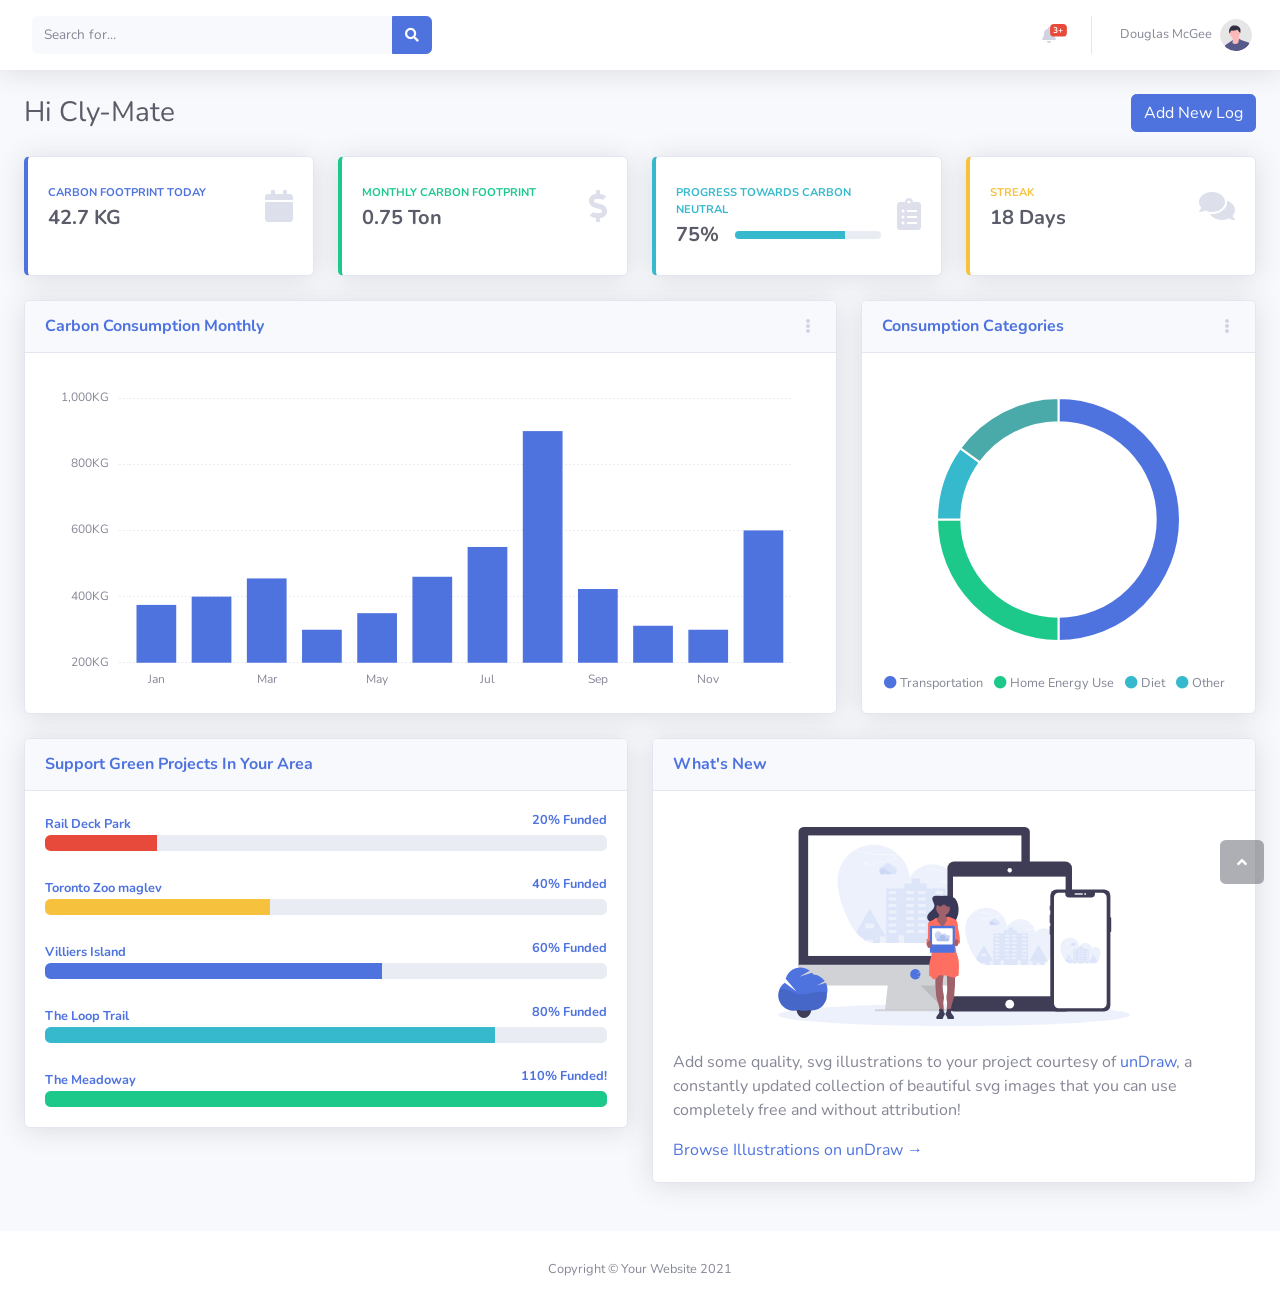
<file: index.html>
<!DOCTYPE html>
<html lang="en">

<head>

    <meta charset="utf-8">
    <meta http-equiv="X-UA-Compatible" content="IE=edge">
    <meta name="viewport" content="width=device-width, initial-scale=1, shrink-to-fit=no">
    <meta name="description" content="">
    <meta name="author" content="">

    <title>Cly</title>

    <!-- Custom fonts for this template-->
    <link href="vendor/fontawesome-free/css/all.min.css" rel="stylesheet" type="text/css">
    <link
        href="https://fonts.googleapis.com/css?family=Nunito:200,200i,300,300i,400,400i,600,600i,700,700i,800,800i,900,900i"
        rel="stylesheet">

    <!-- Custom styles for this template-->
    <link href="css/sb-admin-2.min.css" rel="stylesheet">

</head>

<body id="page-top">

    <!-- Page Wrapper -->
    <div id="wrapper" >

        <!-- Sidebar -->
        <ul class="navbar-nav bg-gradient-primary sidebar sidebar-dark accordion" id="accordionSidebar"  style="display: none;">

            <!-- Sidebar - Brand -->
            <a class="sidebar-brand d-flex align-items-center justify-content-center" href="index.html">
                <div class="sidebar-brand-icon rotate-n-15">
                    <i class="fas fa-laugh-wink"></i>
                </div>
                <div class="sidebar-brand-text mx-3">SB Admin <sup>2</sup></div>
            </a>

            <!-- Divider -->
            <hr class="sidebar-divider my-0">

            <!-- Nav Item - Dashboard -->
            <li class="nav-item active">
                <a class="nav-link" href="index.html">
                    <i class="fas fa-fw fa-tachometer-alt"></i>
                    <span>Hi Cly-Mate</span></a>
            </li>

            <!-- Divider -->
            <hr class="sidebar-divider">

            <!-- Heading -->
            <div class="sidebar-heading">
                Interface
            </div>

            <!-- Nav Item - Pages Collapse Menu -->
            <li class="nav-item">
                <a class="nav-link collapsed" href="#" data-toggle="collapse" data-target="#collapseTwo"
                    aria-expanded="true" aria-controls="collapseTwo">
                    <i class="fas fa-fw fa-cog"></i>
                    <span>Components</span>
                </a>
                <div id="collapseTwo" class="collapse" aria-labelledby="headingTwo" data-parent="#accordionSidebar">
                    <div class="bg-white py-2 collapse-inner rounded">
                        <h6 class="collapse-header">Custom Components:</h6>
                        <a class="collapse-item" href="buttons.html">Buttons</a>
                        <a class="collapse-item" href="cards.html">Cards</a>
                    </div>
                </div>
            </li>

            <!-- Nav Item - Utilities Collapse Menu -->
            <li class="nav-item">
                <a class="nav-link collapsed" href="#" data-toggle="collapse" data-target="#collapseUtilities"
                    aria-expanded="true" aria-controls="collapseUtilities">
                    <i class="fas fa-fw fa-wrench"></i>
                    <span>Utilities</span>
                </a>
                <div id="collapseUtilities" class="collapse" aria-labelledby="headingUtilities"
                    data-parent="#accordionSidebar">
                    <div class="bg-white py-2 collapse-inner rounded">
                        <h6 class="collapse-header">Custom Utilities:</h6>
                        <a class="collapse-item" href="utilities-color.html">Colors</a>
                        <a class="collapse-item" href="utilities-border.html">Borders</a>
                        <a class="collapse-item" href="utilities-animation.html">Animations</a>
                        <a class="collapse-item" href="utilities-other.html">Other</a>
                    </div>
                </div>
            </li>

            <!-- Divider -->
            <hr class="sidebar-divider">

            <!-- Heading -->
            <div class="sidebar-heading">
                Addons
            </div>

            <!-- Nav Item - Pages Collapse Menu -->
            <li class="nav-item">
                <a class="nav-link collapsed" href="#" data-toggle="collapse" data-target="#collapsePages"
                    aria-expanded="true" aria-controls="collapsePages">
                    <i class="fas fa-fw fa-folder"></i>
                    <span>Pages</span>
                </a>
                <div id="collapsePages" class="collapse" aria-labelledby="headingPages" data-parent="#accordionSidebar">
                    <div class="bg-white py-2 collapse-inner rounded">
                        <h6 class="collapse-header">Login Screens:</h6>
                        <a class="collapse-item" href="login.html">Login</a>
                        <a class="collapse-item" href="register.html">Register</a>
                        <a class="collapse-item" href="forgot-password.html">Forgot Password</a>
                        <div class="collapse-divider"></div>
                        <h6 class="collapse-header">Other Pages:</h6>
                        <a class="collapse-item" href="404.html">404 Page</a>
                        <a class="collapse-item" href="blank.html">Blank Page</a>
                    </div>
                </div>
            </li>

            <!-- Nav Item - Charts -->
            <li class="nav-item">
                <a class="nav-link" href="charts.html">
                    <i class="fas fa-fw fa-chart-area"></i>
                    <span>Charts</span></a>
            </li>

            <!-- Nav Item - Tables -->
            <li class="nav-item">
                <a class="nav-link" href="tables.html">
                    <i class="fas fa-fw fa-table"></i>
                    <span>Tables</span></a>
            </li>

            <!-- Divider -->
            <hr class="sidebar-divider d-none d-md-block">

            <!-- Sidebar Toggler (Sidebar) -->
            <div class="text-center d-none d-md-inline">
                <button class="rounded-circle border-0" id="sidebarToggle"></button>
            </div>


        </ul>
        <!-- End of Sidebar -->

        <!-- Content Wrapper -->
        <div id="content-wrapper" class="d-flex flex-column">

            <!-- Main Content -->
            <div id="content">

                <!-- Topbar -->
                <nav class="navbar navbar-expand navbar-light bg-white topbar mb-4 static-top shadow">

                    <!-- Sidebar Toggle (Topbar) -->
                    <button id="sidebarToggleTop" class="btn btn-link d-md-none rounded-circle mr-3">
                        <i class="fa fa-bars"></i>
                    </button>

                    <!-- Topbar Search -->
                    <form
                        class="d-none d-sm-inline-block form-inline mr-auto ml-md-3 my-2 my-md-0 mw-100 navbar-search">
                        <div class="input-group">
                            <input type="text" class="form-control bg-light border-0 small" placeholder="Search for..."
                                aria-label="Search" aria-describedby="basic-addon2">
                            <div class="input-group-append">
                                <button class="btn btn-primary" type="button">
                                    <i class="fas fa-search fa-sm"></i>
                                </button>
                            </div>
                        </div>
                    </form>

                    <!-- Topbar Navbar -->
                    <ul class="navbar-nav ml-auto">

                        <!-- Nav Item - Search Dropdown (Visible Only XS) -->
                        <li class="nav-item dropdown no-arrow d-sm-none">
                            <a class="nav-link dropdown-toggle" href="#" id="searchDropdown" role="button"
                                data-toggle="dropdown" aria-haspopup="true" aria-expanded="false">
                                <i class="fas fa-search fa-fw"></i>
                            </a>
                            <!-- Dropdown - Messages -->
                            <div class="dropdown-menu dropdown-menu-right p-3 shadow animated--grow-in"
                                aria-labelledby="searchDropdown">
                                <form class="form-inline mr-auto w-100 navbar-search">
                                    <div class="input-group">
                                        <input type="text" class="form-control bg-light border-0 small"
                                            placeholder="Search for..." aria-label="Search"
                                            aria-describedby="basic-addon2">
                                        <div class="input-group-append">
                                            <button class="btn btn-primary" type="button">
                                                <i class="fas fa-search fa-sm"></i>
                                            </button>
                                        </div>
                                    </div>
                                </form>
                            </div>
                        </li>

                        <!-- Nav Item - Alerts -->
                        <li class="nav-item dropdown no-arrow mx-1">
                            <a class="nav-link dropdown-toggle" href="#" id="alertsDropdown" role="button"
                                data-toggle="dropdown" aria-haspopup="true" aria-expanded="false">
                                <i class="fas fa-bell fa-fw"></i>
                                <!-- Counter - Alerts -->
                                <span class="badge badge-danger badge-counter">3+</span>
                            </a>
                            <!-- Dropdown - Alerts -->
                            <div class="dropdown-list dropdown-menu dropdown-menu-right shadow animated--grow-in"
                                aria-labelledby="alertsDropdown">
                                <h6 class="dropdown-header">
                                    Alerts Center
                                </h6>
                                <a class="dropdown-item d-flex align-items-center" href="#">
                                    <div class="mr-3">
                                        <div class="icon-circle bg-primary">
                                            <i class="fas fa-file-alt text-white"></i>
                                        </div>
                                    </div>
                                    <div>
                                        <div class="small text-gray-500">December 12, 2019</div>
                                        <span class="font-weight-bold">A new monthly report is ready to download!</span>
                                    </div>
                                </a>
                                <a class="dropdown-item d-flex align-items-center" href="#">
                                    <div class="mr-3">
                                        <div class="icon-circle bg-success">
                                            <i class="fas fa-donate text-white"></i>
                                        </div>
                                    </div>
                                    <div>
                                        <div class="small text-gray-500">December 7, 2019</div>
                                        $290.29 has been deposited into your account!
                                    </div>
                                </a>
                                <a class="dropdown-item d-flex align-items-center" href="#">
                                    <div class="mr-3">
                                        <div class="icon-circle bg-warning">
                                            <i class="fas fa-exclamation-triangle text-white"></i>
                                        </div>
                                    </div>
                                    <div>
                                        <div class="small text-gray-500">December 2, 2019</div>
                                        Spending Alert: We've noticed unusually high spending for your account.
                                    </div>
                                </a>
                                <a class="dropdown-item text-center small text-gray-500" href="#">Show All Alerts</a>
                            </div>
                        </li>

                        <div class="topbar-divider d-none d-sm-block"></div>

                        <!-- Nav Item - User Information -->
                        <li class="nav-item dropdown no-arrow">
                            <a class="nav-link dropdown-toggle" href="#" id="userDropdown" role="button"
                                data-toggle="dropdown" aria-haspopup="true" aria-expanded="false">
                                <span class="mr-2 d-none d-lg-inline text-gray-600 small">Douglas McGee</span>
                                <img class="img-profile rounded-circle"
                                    src="img/undraw_profile.svg">
                            </a>
                            <!-- Dropdown - User Information -->
                            <div class="dropdown-menu dropdown-menu-right shadow animated--grow-in"
                                aria-labelledby="userDropdown">
                                <a class="dropdown-item" href="#">
                                    <i class="fas fa-user fa-sm fa-fw mr-2 text-gray-400"></i>
                                    Profile
                                </a>
                                <a class="dropdown-item" href="#">
                                    <i class="fas fa-cogs fa-sm fa-fw mr-2 text-gray-400"></i>
                                    Settings
                                </a>
                                <a class="dropdown-item" href="#">
                                    <i class="fas fa-list fa-sm fa-fw mr-2 text-gray-400"></i>
                                    Activity Log
                                </a>
                                <div class="dropdown-divider"></div>
                                <a class="dropdown-item" href="#" data-toggle="modal" data-target="#logoutModal">
                                    <i class="fas fa-sign-out-alt fa-sm fa-fw mr-2 text-gray-400"></i>
                                    Logout
                                </a>
                            </div>
                        </li>

                    </ul>

                </nav>
                <!-- End of Topbar -->

                <!-- Begin Page Content -->
                <div class="container-fluid">

                    <!-- Page Heading -->
                    <div class="d-sm-flex align-items-center justify-content-between mb-4">
                        <h1 class="h3 mb-0 text-gray-800">Hi Cly-Mate</h1>

                        <button type="button" class="btn btn-primary" data-toggle="modal" data-target="#staticBackdrop">
                          Add New Log
                        </button>

                        <!-- Modal -->
                        <div class="modal fade" id="staticBackdrop" data-backdrop="static" data-keyboard="false" tabindex="-1" aria-labelledby="staticBackdropLabel" aria-hidden="true">
                          <div class="modal-dialog modal-dialog-centered modal-dialog-scrollable">
                            <div class="modal-content">
                              <div class="modal-header">
                                <h5 class="modal-title" id="staticBackdropLabel">Add a New Log</h5>
                                <button type="button" class="close" data-dismiss="modal" aria-label="Close">
                                  <span aria-hidden="true">&times;</span>
                                </button>
                              </div>
                              <div class="modal-body">
                                <form>
                                  <div class="form-group">
                                    <label for="category">Choose a category:</label>
                                    <select id="category" name="category">
                                        <option value="transportation">Transportation</option>
                                        <option value="homeEnergy">Home Energy</option>
                                        <option value="diet">Diet</option>
                                        <option value="other">Other</option>
                                    </select>
                                  </div>
                                  <div class="form-group">
                                    <label for="message-text" class="col-form-label">Amount Used:</label>
                                    <input class="form-control" id="message-text"></input>
                                  </div>
                                </form>
                              </div>
                              <div class="modal-footer">
                                <button type="button" class="btn btn-secondary" data-dismiss="modal">Cancel</button>
                                <button type="button" class="btn btn-primary" data-dismiss="modal">OK</button>
                              </div>
                            </div>
                          </div>
                        </div>


                    </div>

                    <!-- Content Row -->
                    <div class="row">

                        <!-- Earnings (Monthly) Card Example -->
                        <div class="col-xl-3 col-md-6 mb-4">
                            <div class="card border-left-primary shadow h-100 py-2">
                                <div class="card-body">
                                    <div class="row no-gutters align-items-center">
                                        <div class="col mr-2">
                                            <div class="text-xs font-weight-bold text-primary text-uppercase mb-1">
                                                Carbon Footprint Today</div>
                                            <div class="h5 mb-0 font-weight-bold text-gray-800">42.7 KG </div>
                                        </div>
                                        <div class="col-auto">
                                            <i class="fas fa-calendar fa-2x text-gray-300"></i>
                                        </div>
                                    </div>
                                </div>
                            </div>
                        </div>

                        <!-- Earnings (Monthly) Card Example -->
                        <div class="col-xl-3 col-md-6 mb-4">
                            <div class="card border-left-success shadow h-100 py-2">
                                <div class="card-body">
                                    <div class="row no-gutters align-items-center">
                                        <div class="col mr-2">
                                            <div class="text-xs font-weight-bold text-success text-uppercase mb-1">
                                                Monthly Carbon Footprint</div>
                                            <div class="h5 mb-0 font-weight-bold text-gray-800">0.75 Ton</div>
                                        </div>
                                        <div class="col-auto">
                                            <i class="fas fa-dollar-sign fa-2x text-gray-300"></i>
                                        </div>
                                    </div>
                                </div>
                            </div>
                        </div>

                        <!-- Earnings (Monthly) Card Example -->
                        <div class="col-xl-3 col-md-6 mb-4">
                            <div class="card border-left-info shadow h-100 py-2">
                                <div class="card-body">
                                    <div class="row no-gutters align-items-center">
                                        <div class="col mr-2">
                                            <div class="text-xs font-weight-bold text-info text-uppercase mb-1">Progress towards carbon neutral
                                            </div>
                                            <div class="row no-gutters align-items-center">
                                                <div class="col-auto">
                                                    <div class="h5 mb-0 mr-3 font-weight-bold text-gray-800">75%</div>
                                                </div>
                                                <div class="col">
                                                    <div class="progress progress-sm mr-2">
                                                        <div class="progress-bar bg-info" role="progressbar"
                                                            style="width: 75%" aria-valuenow="50" aria-valuemin="0"
                                                            aria-valuemax="100"></div>
                                                    </div>
                                                </div>
                                            </div>
                                        </div>
                                        <div class="col-auto">
                                            <i class="fas fa-clipboard-list fa-2x text-gray-300"></i>
                                        </div>
                                    </div>
                                </div>
                            </div>
                        </div>

                        <!-- Pending Requests Card Example -->
                        <div class="col-xl-3 col-md-6 mb-4">
                            <div class="card border-left-warning shadow h-100 py-2">
                                <div class="card-body">
                                    <div class="row no-gutters align-items-center">
                                        <div class="col mr-2">
                                            <div class="text-xs font-weight-bold text-warning text-uppercase mb-1">
                                                Streak</div>
                                            <div class="h5 mb-0 font-weight-bold text-gray-800">18 Days</div>
                                        </div>
                                        <div class="col-auto">
                                            <i class="fas fa-comments fa-2x text-gray-300"></i>
                                        </div>
                                    </div>
                                </div>
                            </div>
                        </div>
                    </div>

                    <!-- Content Row -->

                    <div class="row">

                        <!-- Area Chart -->
                        <div class="col-xl-8 col-lg-7">
                            <div class="card shadow mb-4">
                                <!-- Card Header - Dropdown -->
                                <div
                                    class="card-header py-3 d-flex flex-row align-items-center justify-content-between">
                                    <h6 class="m-0 font-weight-bold text-primary">Carbon Consumption Monthly</h6>
                                    <div class="dropdown no-arrow">
                                        <a class="dropdown-toggle" href="#" role="button" id="dropdownMenuLink"
                                            data-toggle="dropdown" aria-haspopup="true" aria-expanded="false">
                                            <i class="fas fa-ellipsis-v fa-sm fa-fw text-gray-400"></i>
                                        </a>
                                        <div class="dropdown-menu dropdown-menu-right shadow animated--fade-in"
                                            aria-labelledby="dropdownMenuLink">
                                            <div class="dropdown-header">Dropdown Header:</div>
                                            <a class="dropdown-item" href="#">Action</a>
                                            <a class="dropdown-item" href="#">Another action</a>
                                            <div class="dropdown-divider"></div>
                                            <a class="dropdown-item" href="#">Something else here</a>
                                        </div>
                                    </div>
                                </div>
                                <!-- Card Body -->
                                <div class="card-body">
                                    <div class="chart-area">
                                        <canvas id="myAreaChart"></canvas>
                                    </div>
                                </div>
                            </div>
                        </div>

                        <!-- Pie Chart -->
                        <div class="col-xl-4 col-lg-5">
                            <div class="card shadow mb-4">
                                <!-- Card Header - Dropdown -->
                                <div
                                    class="card-header py-3 d-flex flex-row align-items-center justify-content-between">
                                    <h6 class="m-0 font-weight-bold text-primary">Consumption Categories</h6>
                                    <div class="dropdown no-arrow">
                                        <a class="dropdown-toggle" href="#" role="button" id="dropdownMenuLink"
                                            data-toggle="dropdown" aria-haspopup="true" aria-expanded="false">
                                            <i class="fas fa-ellipsis-v fa-sm fa-fw text-gray-400"></i>
                                        </a>
                                        <div class="dropdown-menu dropdown-menu-right shadow animated--fade-in"
                                            aria-labelledby="dropdownMenuLink">
                                            <div class="dropdown-header">Dropdown Header:</div>
                                            <a class="dropdown-item" href="#">Action</a>
                                            <a class="dropdown-item" href="#">Another action</a>
                                            <div class="dropdown-divider"></div>
                                            <a class="dropdown-item" href="#">Something else here</a>
                                        </div>
                                    </div>
                                </div>
                                <!-- Card Body -->
                                <div class="card-body">
                                    <div class="chart-pie pt-4 pb-2">
                                        <canvas id="myPieChart"></canvas>
                                    </div>
                                    <div class="mt-4 text-center small">
                                        <span class="mr-2">
                                            <i class="fas fa-circle text-primary"></i> Transportation
                                        </span>
                                        <span class="mr-2">
                                            <i class="fas fa-circle text-success"></i> Home Energy Use
                                        </span>
                                        <span class="mr-2">
                                            <i class="fas fa-circle text-info"></i> Diet
                                        </span>
                                        <span class="mr-2">
                                            <i class="fas fa-circle text-info"></i> Other
                                        </span>
                                    </div>
                                </div>
                            </div>
                        </div>
                    </div>

                    <!-- Content Row -->
                    <div class="row">

                        <!-- Content Column -->
                        <div class="col-lg-6 mb-4">

                            <!-- Project Card Example -->
                            <div class="card shadow mb-4">
                                <div class="card-header py-3">
                                    <h6 class="m-0 font-weight-bold text-primary">Support Green Projects In Your Area</h6>
                                </div>
                                <div class="card-body">
                                  <a class="small font-weight-bold">Rail Deck Park <span class="float-right">20% Funded</span></a>
                                  <div class="progress mb-4">
                                      <div class="progress-bar bg-danger" role="progressbar" style="width: 20%" aria-valuenow="20" aria-valuemin="0" aria-valuemax="100"></div>
                                  </div>
                                  <a class="small font-weight-bold">Toronto Zoo maglev <span class="float-right">40% Funded</span></a>
                                  <div class="progress mb-4">
                                      <div class="progress-bar bg-warning" role="progressbar" style="width: 40%" aria-valuenow="40" aria-valuemin="0" aria-valuemax="100"></div>
                                  </div>
                                  <a class="small font-weight-bold">Villiers Island <span class="float-right">60% Funded</span></a>
                                  <div class="progress mb-4">
                                      <div class="progress-bar" role="progressbar" style="width: 60%" aria-valuenow="60" aria-valuemin="0" aria-valuemax="100"></div>
                                  </div>
                                  <a class="small font-weight-bold">The Loop Trail <span class="float-right">80% Funded</span></a>
                                  <div class="progress mb-4">
                                      <div class="progress-bar bg-info" role="progressbar" style="width: 80%" aria-valuenow="80" aria-valuemin="0" aria-valuemax="100"></div>
                                  </div>
                                  <a class="small font-weight-bold">The Meadoway <span class="float-right">110% Funded!</span></a>
                                  <div class="progress">
                                      <div class="progress-bar bg-success" role="progressbar" style="width: 100%" aria-valuenow="100" aria-valuemin="0" aria-valuemax="100"></div>
                                  </div>

                                </div>
                            </div>

                            <!-- Color System -->
                            <div class="row"  style="display: none;">
                                <div class="col-lg-6 mb-4">
                                    <div class="card bg-primary text-white shadow">
                                        <div class="card-body">
                                            Primary
                                            <div class="text-white-50 small">#4e73df</div>
                                        </div>
                                    </div>
                                </div>
                                <div class="col-lg-6 mb-4">
                                    <div class="card bg-success text-white shadow">
                                        <div class="card-body">
                                            Success
                                            <div class="text-white-50 small">#1cc88a</div>
                                        </div>
                                    </div>
                                </div>
                                <div class="col-lg-6 mb-4">
                                    <div class="card bg-info text-white shadow">
                                        <div class="card-body">
                                            Info
                                            <div class="text-white-50 small">#36b9cc</div>
                                        </div>
                                    </div>
                                </div>
                                <div class="col-lg-6 mb-4">
                                    <div class="card bg-warning text-white shadow">
                                        <div class="card-body">
                                            Warning
                                            <div class="text-white-50 small">#f6c23e</div>
                                        </div>
                                    </div>
                                </div>
                                <div class="col-lg-6 mb-4">
                                    <div class="card bg-danger text-white shadow">
                                        <div class="card-body">
                                            Danger
                                            <div class="text-white-50 small">#e74a3b</div>
                                        </div>
                                    </div>
                                </div>
                                <div class="col-lg-6 mb-4">
                                    <div class="card bg-secondary text-white shadow">
                                        <div class="card-body">
                                            Secondary
                                            <div class="text-white-50 small">#858796</div>
                                        </div>
                                    </div>
                                </div>
                                <div class="col-lg-6 mb-4">
                                    <div class="card bg-light text-black shadow">
                                        <div class="card-body">
                                            Light
                                            <div class="text-black-50 small">#f8f9fc</div>
                                        </div>
                                    </div>
                                </div>
                                <div class="col-lg-6 mb-4">
                                    <div class="card bg-dark text-white shadow">
                                        <div class="card-body">
                                            Dark
                                            <div class="text-white-50 small">#5a5c69</div>
                                        </div>
                                    </div>
                                </div>
                            </div>

                        </div>

                        <div class="col-lg-6 mb-4">

                            <!-- Illustrations -->
                            <div class="card shadow mb-4">
                                <div class="card-header py-3">
                                    <h6 class="m-0 font-weight-bold text-primary">What's New</h6>
                                </div>
                                <div class="card-body">
                                    <div class="text-center">
                                        <img class="img-fluid px-3 px-sm-4 mt-3 mb-4" style="width: 25rem;"
                                            src="img/undraw_posting_photo.svg" alt="...">
                                    </div>
                                    <p>Add some quality, svg illustrations to your project courtesy of <a
                                            target="_blank" rel="nofollow" href="https://undraw.co/">unDraw</a>, a
                                        constantly updated collection of beautiful svg images that you can use
                                        completely free and without attribution!</p>
                                    <a target="_blank" rel="nofollow" href="https://undraw.co/">Browse Illustrations on
                                        unDraw &rarr;</a>
                                </div>
                            </div>


                        </div>
                    </div>

                </div>
                <!-- /.container-fluid -->

            </div>
            <!-- End of Main Content -->

            <!-- Footer -->
            <footer class="sticky-footer bg-white">
                <div class="container my-auto">
                    <div class="copyright text-center my-auto">
                        <span>Copyright &copy; Your Website 2021</span>
                    </div>
                </div>
            </footer>
            <!-- End of Footer -->

        </div>
        <!-- End of Content Wrapper -->

    </div>
    <!-- End of Page Wrapper -->

    <!-- Scroll to Top Button-->
    <a class="scroll-to-top rounded" href="#page-top">
        <i class="fas fa-angle-up"></i>
    </a>

    <!-- Logout Modal-->
    <div class="modal fade" id="logoutModal" tabindex="-1" role="dialog" aria-labelledby="exampleModalLabel"
        aria-hidden="true">
        <div class="modal-dialog" role="document">
            <div class="modal-content">
                <div class="modal-header">
                    <h5 class="modal-title" id="exampleModalLabel">Ready to Leave?</h5>
                    <button class="close" type="button" data-dismiss="modal" aria-label="Close">
                        <span aria-hidden="true">×</span>
                    </button>
                </div>
                <div class="modal-body">Select "Logout" below if you are ready to end your current session.</div>
                <div class="modal-footer">
                    <button class="btn btn-secondary" type="button" data-dismiss="modal">Cancel</button>
                    <a class="btn btn-primary" href="login.html">Logout</a>
                </div>
            </div>
        </div>
    </div>

    <!-- Bootstrap core JavaScript-->
    <script src="vendor/jquery/jquery.min.js"></script>
    <script src="vendor/bootstrap/js/bootstrap.bundle.min.js"></script>

    <!-- Core plugin JavaScript-->
    <script src="vendor/jquery-easing/jquery.easing.min.js"></script>

    <!-- Custom scripts for all pages-->
    <script src="js/sb-admin-2.min.js"></script>

    <!-- Page level plugins -->
    <script src="vendor/chart.js/Chart.min.js"></script>

    <!-- Page level custom scripts -->
    <script src="js/demo/chart-area-demo.js"></script>
    <script src="js/demo/chart-pie-demo.js"></script>

</body>

</html>
</file>
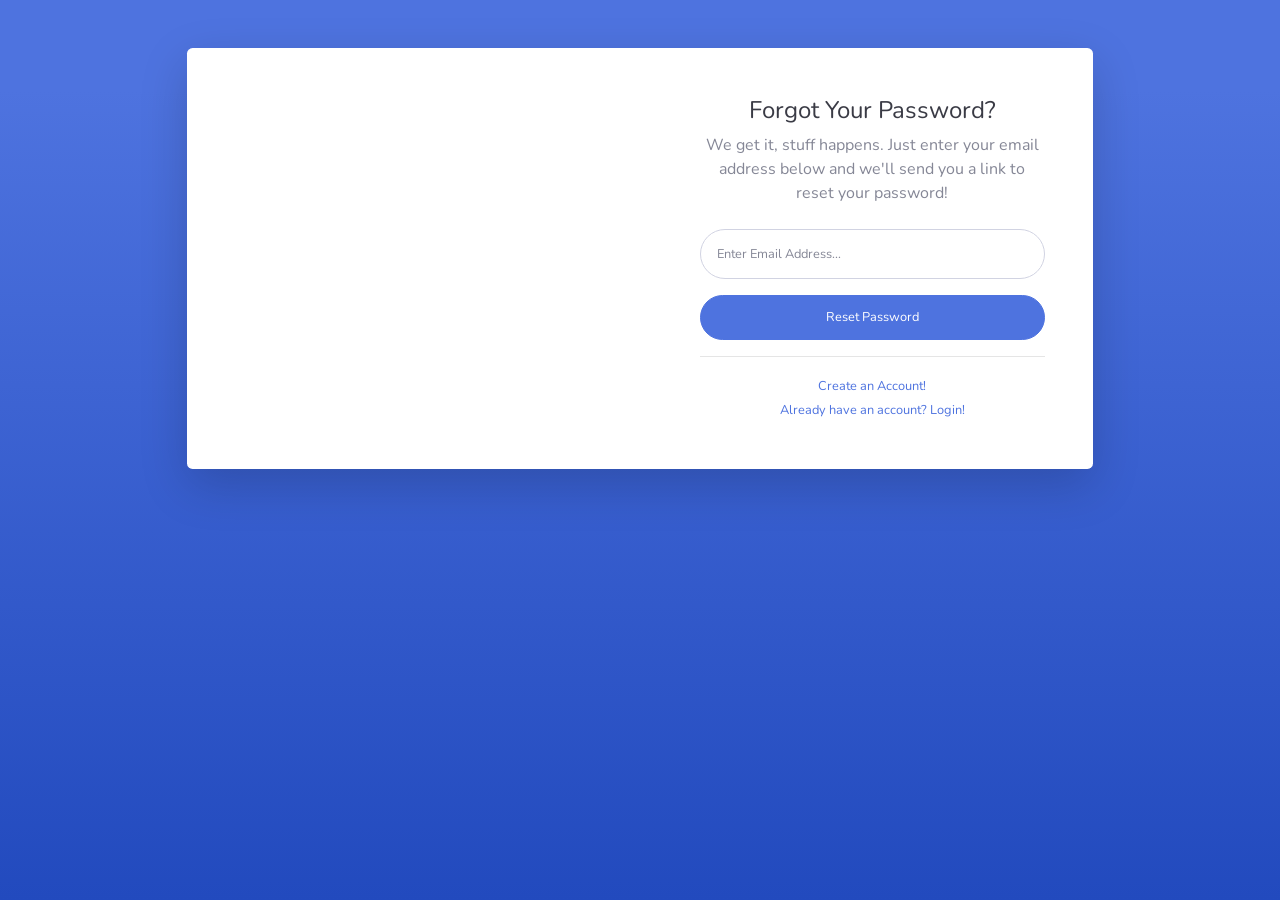
<file: forgot-password.html>
<!DOCTYPE html>
<html lang="en">

<head>

    <meta charset="utf-8">
    <meta http-equiv="X-UA-Compatible" content="IE=edge">
    <meta name="viewport" content="width=device-width, initial-scale=1, shrink-to-fit=no">
    <meta name="description" content="">
    <meta name="author" content="">

    <title>SB Admin 2 - Forgot Password</title>

    <!-- Custom fonts for this template-->
    <link href="vendor/fontawesome-free/css/all.min.css" rel="stylesheet" type="text/css">
    <link
        href="https://fonts.googleapis.com/css?family=Nunito:200,200i,300,300i,400,400i,600,600i,700,700i,800,800i,900,900i"
        rel="stylesheet">

    <!-- Custom styles for this template-->
    <link href="css/sb-admin-2.min.css" rel="stylesheet">

</head>

<body class="bg-gradient-primary">

    <div class="container">

        <!-- Outer Row -->
        <div class="row justify-content-center">

            <div class="col-xl-10 col-lg-12 col-md-9">

                <div class="card o-hidden border-0 shadow-lg my-5">
                    <div class="card-body p-0">
                        <!-- Nested Row within Card Body -->
                        <div class="row">
                            <div class="col-lg-6 d-none d-lg-block bg-password-image"></div>
                            <div class="col-lg-6">
                                <div class="p-5">
                                    <div class="text-center">
                                        <h1 class="h4 text-gray-900 mb-2">Forgot Your Password?</h1>
                                        <p class="mb-4">We get it, stuff happens. Just enter your email address below
                                            and we'll send you a link to reset your password!</p>
                                    </div>
                                    <form class="user">
                                        <div class="form-group">
                                            <input type="email" class="form-control form-control-user"
                                                id="exampleInputEmail" aria-describedby="emailHelp"
                                                placeholder="Enter Email Address...">
                                        </div>
                                        <a href="login.html" class="btn btn-primary btn-user btn-block">
                                            Reset Password
                                        </a>
                                    </form>
                                    <hr>
                                    <div class="text-center">
                                        <a class="small" href="register.html">Create an Account!</a>
                                    </div>
                                    <div class="text-center">
                                        <a class="small" href="login.html">Already have an account? Login!</a>
                                    </div>
                                </div>
                            </div>
                        </div>
                    </div>
                </div>

            </div>

        </div>

    </div>

    <!-- Bootstrap core JavaScript-->
    <script src="vendor/jquery/jquery.min.js"></script>
    <script src="vendor/bootstrap/js/bootstrap.bundle.min.js"></script>

    <!-- Core plugin JavaScript-->
    <script src="vendor/jquery-easing/jquery.easing.min.js"></script>

    <!-- Custom scripts for all pages-->
    <script src="js/sb-admin-2.min.js"></script>

</body>

</html>
</file>
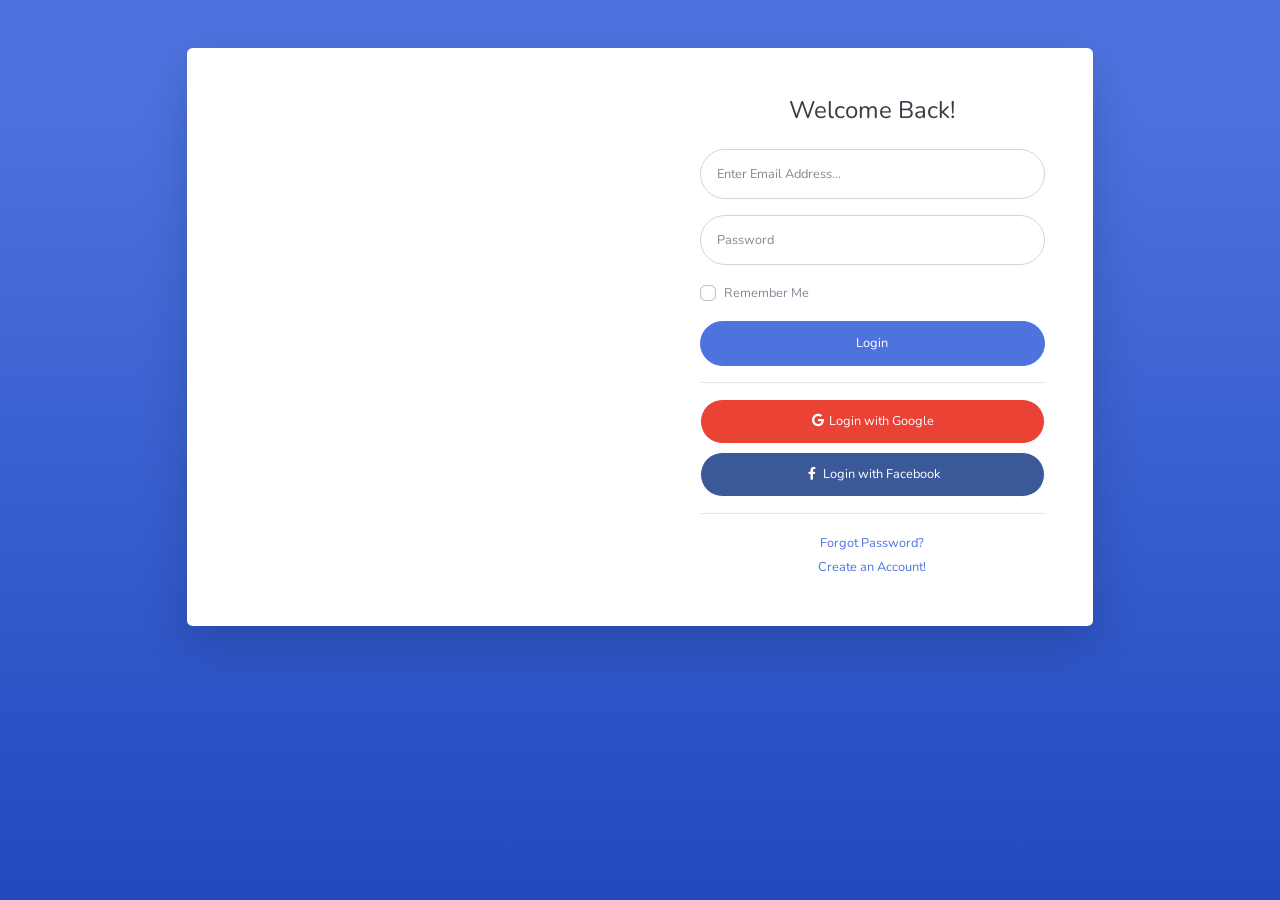
<file: login.html>
<!DOCTYPE html>
<html lang="en">

<head>

    <meta charset="utf-8">
    <meta http-equiv="X-UA-Compatible" content="IE=edge">
    <meta name="viewport" content="width=device-width, initial-scale=1, shrink-to-fit=no">
    <meta name="description" content="">
    <meta name="author" content="">

    <title>SB Admin 2 - Login</title>

    <!-- Custom fonts for this template-->
    <link href="vendor/fontawesome-free/css/all.min.css" rel="stylesheet" type="text/css">
    <link
        href="https://fonts.googleapis.com/css?family=Nunito:200,200i,300,300i,400,400i,600,600i,700,700i,800,800i,900,900i"
        rel="stylesheet">

    <!-- Custom styles for this template-->
    <link href="css/sb-admin-2.min.css" rel="stylesheet">

</head>

<body class="bg-gradient-primary">

    <div class="container">

        <!-- Outer Row -->
        <div class="row justify-content-center">

            <div class="col-xl-10 col-lg-12 col-md-9">

                <div class="card o-hidden border-0 shadow-lg my-5">
                    <div class="card-body p-0">
                        <!-- Nested Row within Card Body -->
                        <div class="row">
                            <div class="col-lg-6 d-none d-lg-block bg-login-image"></div>
                            <div class="col-lg-6">
                                <div class="p-5">
                                    <div class="text-center">
                                        <h1 class="h4 text-gray-900 mb-4">Welcome Back!</h1>
                                    </div>
                                    <form class="user">
                                        <div class="form-group">
                                            <input type="email" class="form-control form-control-user"
                                                id="exampleInputEmail" aria-describedby="emailHelp"
                                                placeholder="Enter Email Address...">
                                        </div>
                                        <div class="form-group">
                                            <input type="password" class="form-control form-control-user"
                                                id="exampleInputPassword" placeholder="Password">
                                        </div>
                                        <div class="form-group">
                                            <div class="custom-control custom-checkbox small">
                                                <input type="checkbox" class="custom-control-input" id="customCheck">
                                                <label class="custom-control-label" for="customCheck">Remember
                                                    Me</label>
                                            </div>
                                        </div>
                                        <a href="index.html" class="btn btn-primary btn-user btn-block">
                                            Login
                                        </a>
                                        <hr>
                                        <a href="index.html" class="btn btn-google btn-user btn-block">
                                            <i class="fab fa-google fa-fw"></i> Login with Google
                                        </a>
                                        <a href="index.html" class="btn btn-facebook btn-user btn-block">
                                            <i class="fab fa-facebook-f fa-fw"></i> Login with Facebook
                                        </a>
                                    </form>
                                    <hr>
                                    <div class="text-center">
                                        <a class="small" href="forgot-password.html">Forgot Password?</a>
                                    </div>
                                    <div class="text-center">
                                        <a class="small" href="register.html">Create an Account!</a>
                                    </div>
                                </div>
                            </div>
                        </div>
                    </div>
                </div>

            </div>

        </div>

    </div>

    <!-- Bootstrap core JavaScript-->
    <script src="vendor/jquery/jquery.min.js"></script>
    <script src="vendor/bootstrap/js/bootstrap.bundle.min.js"></script>

    <!-- Core plugin JavaScript-->
    <script src="vendor/jquery-easing/jquery.easing.min.js"></script>

    <!-- Custom scripts for all pages-->
    <script src="js/sb-admin-2.min.js"></script>

</body>

</html>
</file>
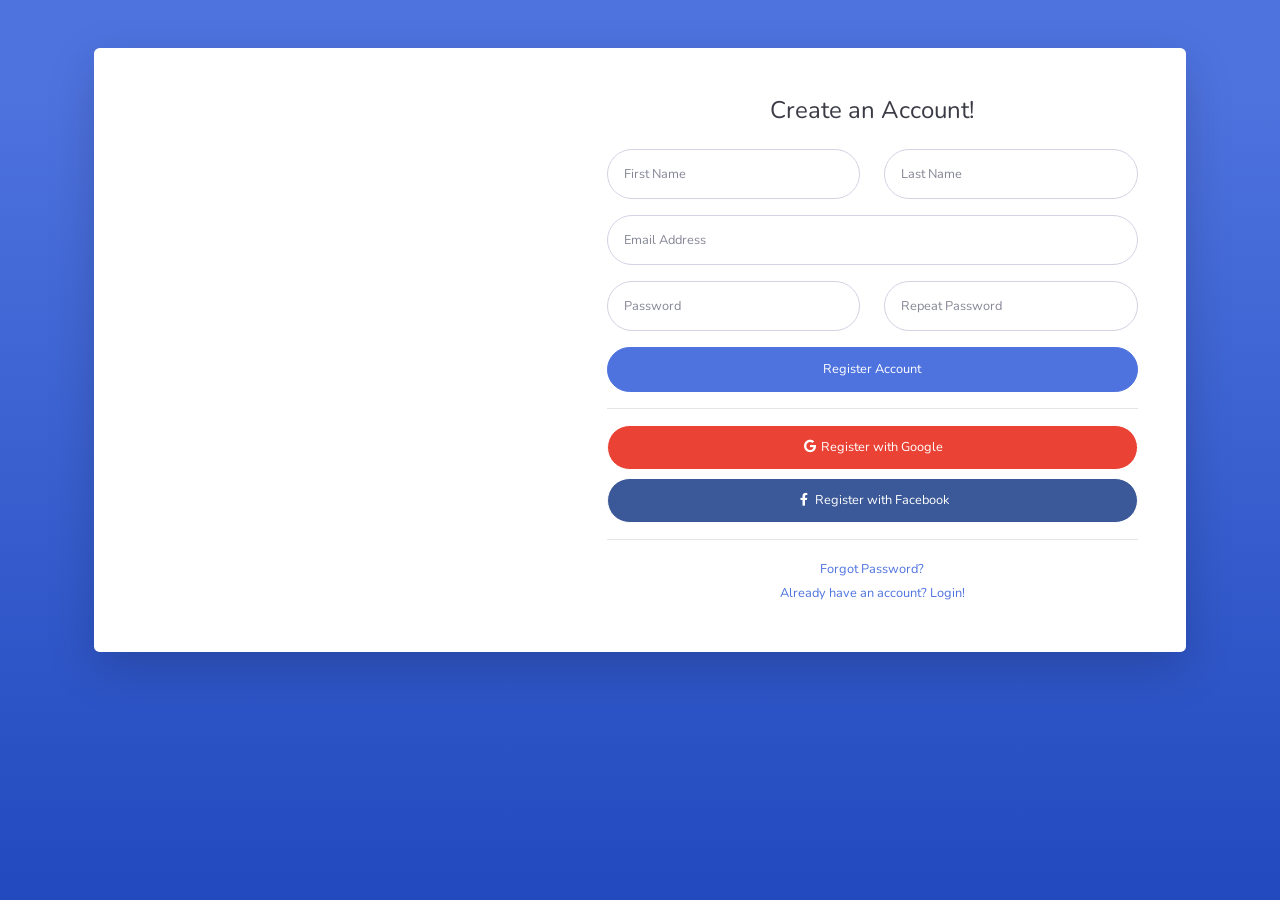
<file: register.html>
<!DOCTYPE html>
<html lang="en">

<head>

    <meta charset="utf-8">
    <meta http-equiv="X-UA-Compatible" content="IE=edge">
    <meta name="viewport" content="width=device-width, initial-scale=1, shrink-to-fit=no">
    <meta name="description" content="">
    <meta name="author" content="">

    <title>SB Admin 2 - Register</title>

    <!-- Custom fonts for this template-->
    <link href="vendor/fontawesome-free/css/all.min.css" rel="stylesheet" type="text/css">
    <link
        href="https://fonts.googleapis.com/css?family=Nunito:200,200i,300,300i,400,400i,600,600i,700,700i,800,800i,900,900i"
        rel="stylesheet">

    <!-- Custom styles for this template-->
    <link href="css/sb-admin-2.min.css" rel="stylesheet">

</head>

<body class="bg-gradient-primary">

    <div class="container">

        <div class="card o-hidden border-0 shadow-lg my-5">
            <div class="card-body p-0">
                <!-- Nested Row within Card Body -->
                <div class="row">
                    <div class="col-lg-5 d-none d-lg-block bg-register-image"></div>
                    <div class="col-lg-7">
                        <div class="p-5">
                            <div class="text-center">
                                <h1 class="h4 text-gray-900 mb-4">Create an Account!</h1>
                            </div>
                            <form class="user">
                                <div class="form-group row">
                                    <div class="col-sm-6 mb-3 mb-sm-0">
                                        <input type="text" class="form-control form-control-user" id="exampleFirstName"
                                            placeholder="First Name">
                                    </div>
                                    <div class="col-sm-6">
                                        <input type="text" class="form-control form-control-user" id="exampleLastName"
                                            placeholder="Last Name">
                                    </div>
                                </div>
                                <div class="form-group">
                                    <input type="email" class="form-control form-control-user" id="exampleInputEmail"
                                        placeholder="Email Address">
                                </div>
                                <div class="form-group row">
                                    <div class="col-sm-6 mb-3 mb-sm-0">
                                        <input type="password" class="form-control form-control-user"
                                            id="exampleInputPassword" placeholder="Password">
                                    </div>
                                    <div class="col-sm-6">
                                        <input type="password" class="form-control form-control-user"
                                            id="exampleRepeatPassword" placeholder="Repeat Password">
                                    </div>
                                </div>
                                <a href="login.html" class="btn btn-primary btn-user btn-block">
                                    Register Account
                                </a>
                                <hr>
                                <a href="index.html" class="btn btn-google btn-user btn-block">
                                    <i class="fab fa-google fa-fw"></i> Register with Google
                                </a>
                                <a href="index.html" class="btn btn-facebook btn-user btn-block">
                                    <i class="fab fa-facebook-f fa-fw"></i> Register with Facebook
                                </a>
                            </form>
                            <hr>
                            <div class="text-center">
                                <a class="small" href="forgot-password.html">Forgot Password?</a>
                            </div>
                            <div class="text-center">
                                <a class="small" href="login.html">Already have an account? Login!</a>
                            </div>
                        </div>
                    </div>
                </div>
            </div>
        </div>

    </div>

    <!-- Bootstrap core JavaScript-->
    <script src="vendor/jquery/jquery.min.js"></script>
    <script src="vendor/bootstrap/js/bootstrap.bundle.min.js"></script>

    <!-- Core plugin JavaScript-->
    <script src="vendor/jquery-easing/jquery.easing.min.js"></script>

    <!-- Custom scripts for all pages-->
    <script src="js/sb-admin-2.min.js"></script>

</body>

</html>
</file>
